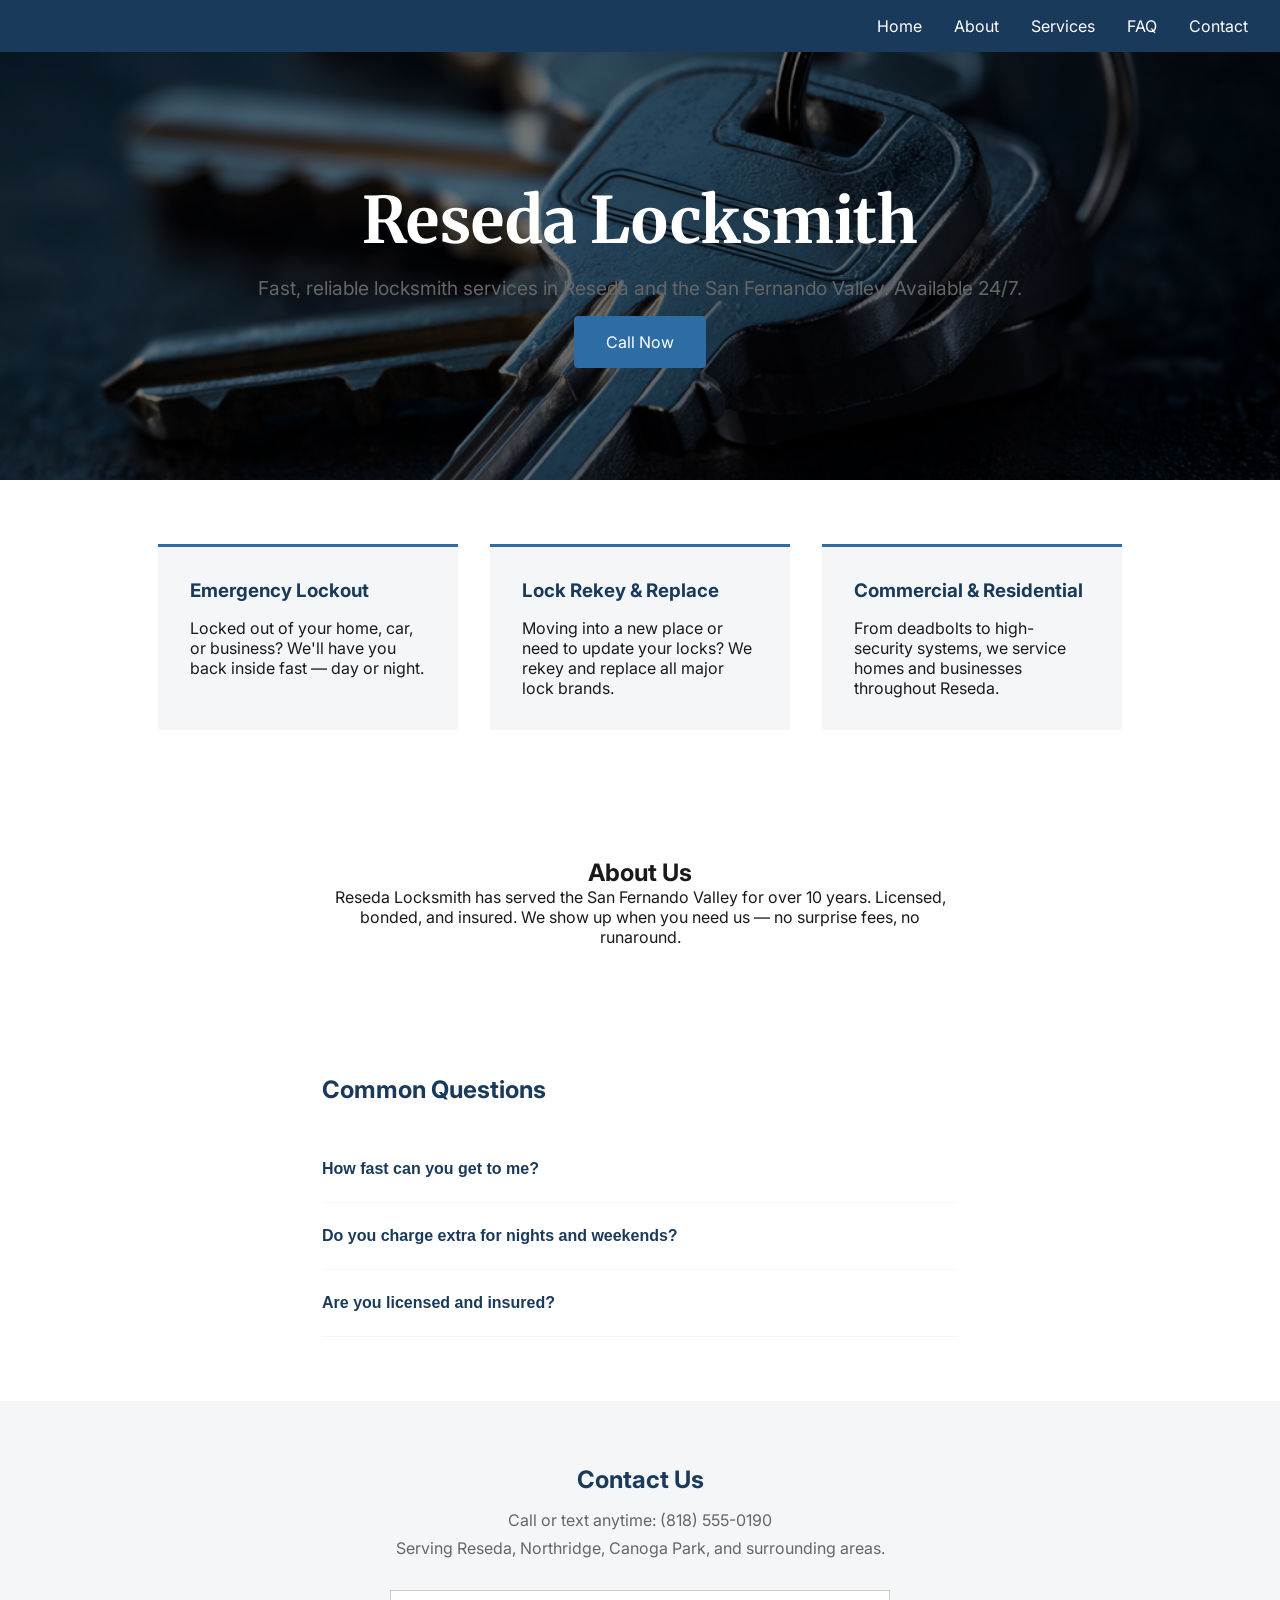
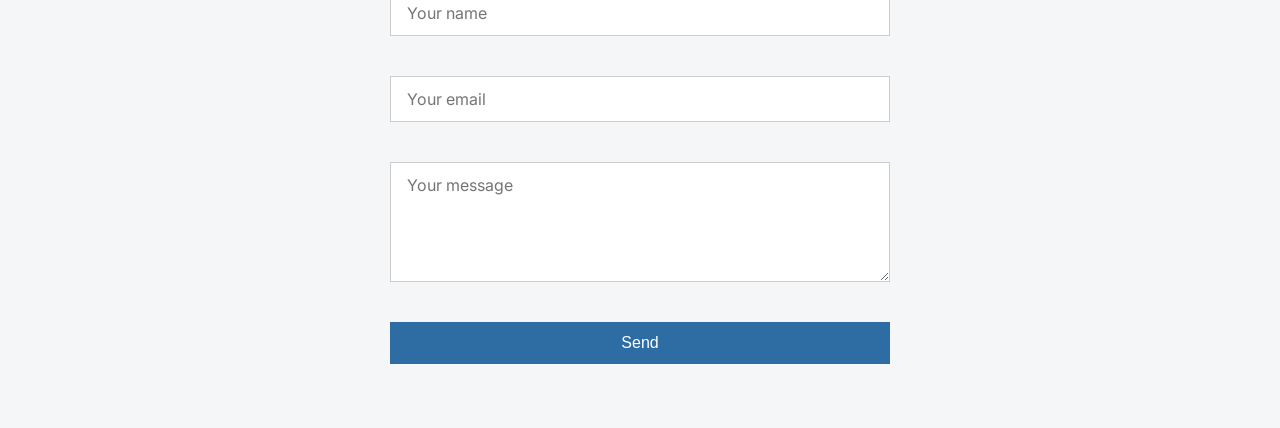
<file: index.html>
<!DOCTYPE html>
<html lang="en">
    <head>
        <meta charset="UTF-8">
        <meta name="viewport" content="width=device-width, initial-scale=1.0">
        <title>Reseda Locksmith</title>
        <link href="https://fonts.googleapis.com/css2?family=Merriweather:wght@400;700&family=Inter:wght@400;700&display=swap" rel="stylesheet">
        <link rel="stylesheet" href="css/style.css">
    </head>
    <body>
        <header>
            <nav>
                <button class="nav-toggle" aria-label="Toggle navigation">☰</button>
                <a href="index.html">Home</a>
                <a href="pages/about.html">About</a>
                <a href="pages/services.html">Services</a>
                <a href="pages/faq.html">FAQ</a>
                <a href="pages/contact.html">Contact</a>
            </nav>
        </header>
        <main>
            <section id="hero">
                <h1>Reseda Locksmith</h1>
                <p>Fast, reliable locksmith services in Reseda and the San Fernando Valley. Available 24/7.</p>
                <a href="#contact">Call Now</a>
            </section>

            <section id="services">
                <div class="service-card">
                    <h3>Emergency Lockout</h3>
                    <p>Locked out of your home, car, or business? We'll have you back inside fast — day or night.</p>
                </div>
                <div class="service-card">
                    <h3>Lock Rekey & Replace</h3>
                    <p>Moving into a new place or need to update your locks? We rekey and replace all major lock brands.</p>
                </div>
                <div class="service-card">
                    <h3>Commercial & Residential</h3>
                    <p>From deadbolts to high-security systems, we service homes and businesses throughout Reseda.</p>
                </div>
            </section>

            <section id="about">
                <h2>About Us</h2>
                <p>Reseda Locksmith has served the San Fernando Valley for over 10 years. Licensed, bonded, and insured. We show up when you need us — no surprise fees, no runaround.</p>
            </section>

            <section id="faq">
                <h2>Common Questions</h2>
                <div class="faq-item">
                    <button class="faq-question">How fast can you get to me?</button>
                    <div class="faq-answer">
                        <p>Most jobs in Reseda we reach within 20–30 minutes.</p>
                    </div>
                </div>
                <div class="faq-item">
                    <button class="faq-question">Do you charge extra for nights and weekends?</button>
                    <div class="faq-answer">
                        <p>We quote the price upfront before any work begins. No surprise fees.</p>
                    </div>
                </div>
                <div class="faq-item">
                    <button class="faq-question">Are you licensed and insured?</button>
                    <div class="faq-answer">
                        <p>Yes. Licensed, bonded, and insured in the state of California.</p>
                    </div>
                </div>
            </section>

            <section id="contact">
                <h2>Contact Us</h2>
                <p>Call or text anytime: (818) 555-0190</p>
                <p>Serving Reseda, Northridge, Canoga Park, and surrounding areas.</p>
                <form id="contact-form">
                    <input type="text" id="name" placeholder="Your name">
                    <p id="name-error"></p>
                    <input type="email" id="email" placeholder="Your email">
                    <p id="email-error"></p>
                    <textarea id="message" placeholder="Your message"></textarea>
                    <p id="message-error"></p>
                    <button type="submit">Send</button>
                </form>
            </section>
        </main>
        <footer>
        </footer>

        <script src="js/nav.js"></script>
        <script src="js/form.js"></script>
        <script src="js/accordion.js"></script>
    </body>
</html>
</file>
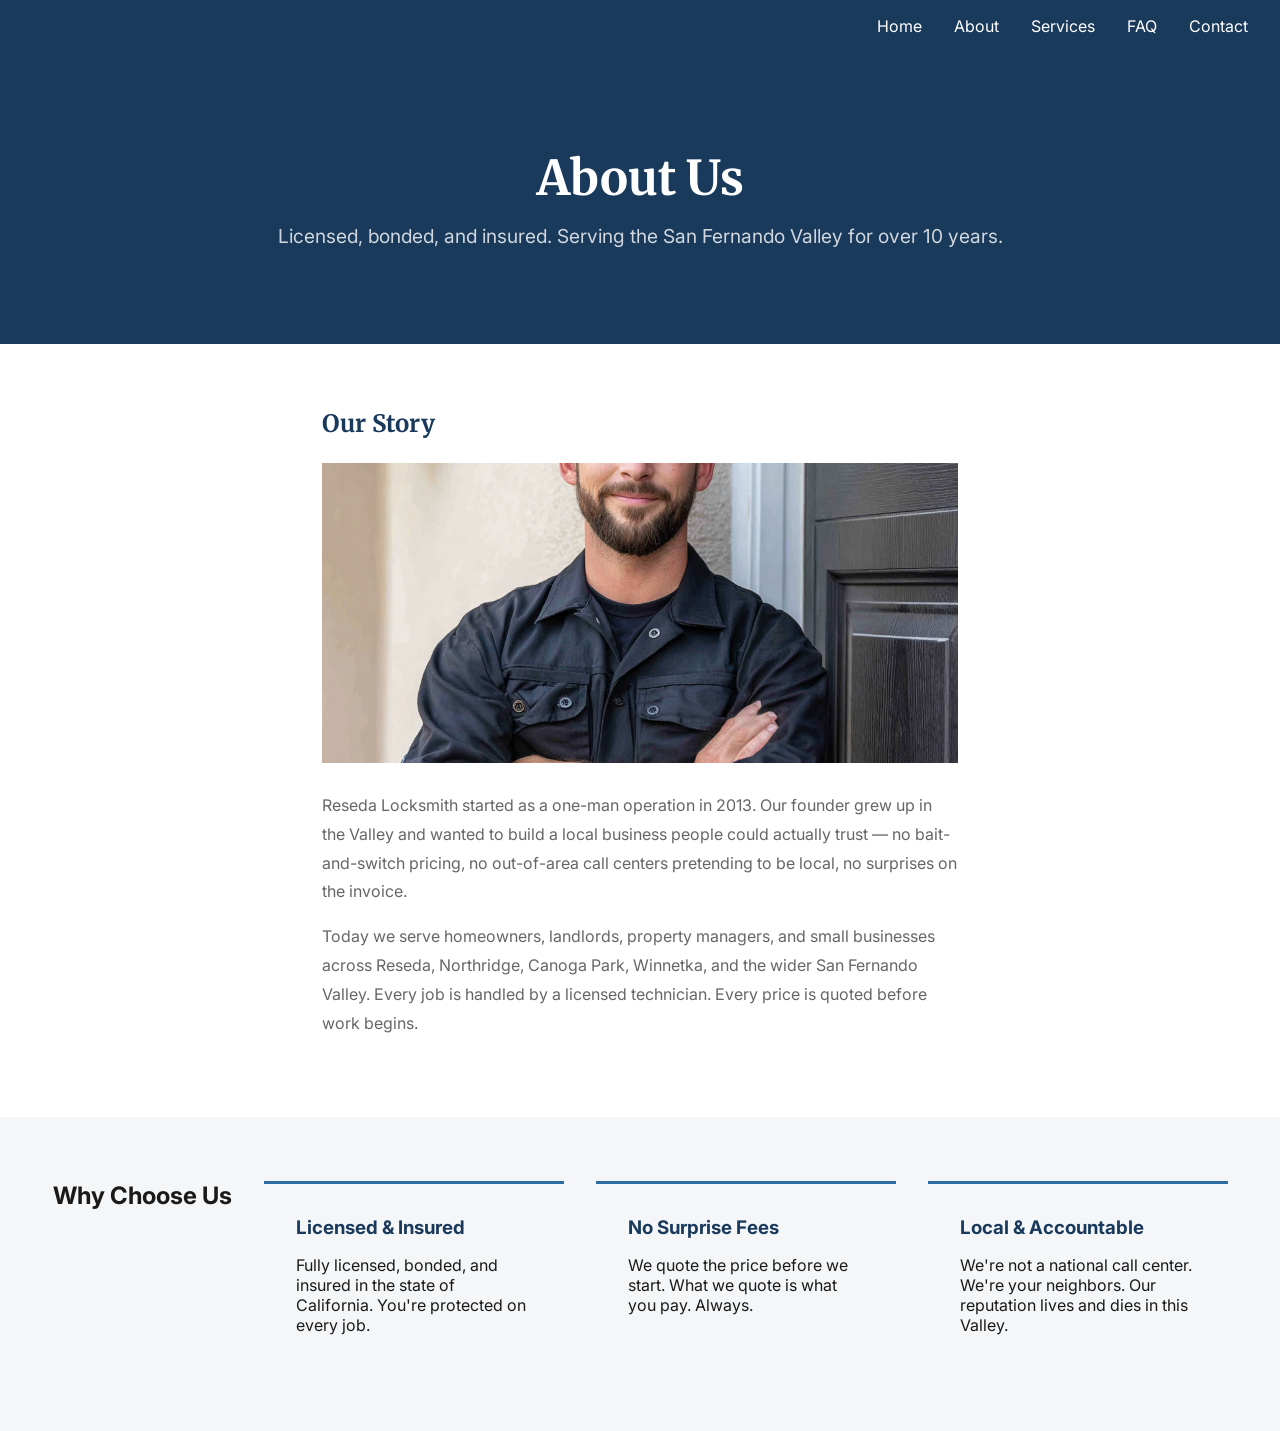
<file: pages/about.html>
<!DOCTYPE html>
<html lang="en">
    <head>
        <meta charset="UTF-8">
        <meta name="viewport" content="width=device-width, initial-scale=1.0">
        <title>Page Name — Reseda Locksmith</title>
        <link href="https://fonts.googleapis.com/css2?family=Merriweather:wght@400;700&family=Inter:wght@400;700&display=swap" rel="stylesheet">
        <link rel="stylesheet" href="../css/style.css">
    </head>
    <body>
        <header>
            <nav>
                <button class="nav-toggle" aria-label="Toggle navigation">☰</button>
                <a href="../index.html">Home</a>
                <a href="about.html">About</a>
                <a href="services.html">Services</a>
                <a href="faq.html">FAQ</a>
                <a href="contact.html">Contact</a>
            </nav>
        </header>
        
            <!-- page content here -->

            <main>
    <section id="about-hero">
        <h1>About Us</h1>
        <p>Licensed, bonded, and insured. Serving the San Fernando Valley for over 10 years.</p>
    </section>
    <section id="our-story">
        <h2>Our Story</h2>
        <img src="../images/smith.png" alt="Reseda Locksmith technician">
        <p>Reseda Locksmith started as a one-man operation in 2013. Our founder grew up in the Valley and wanted to build a local business people could actually trust — no bait-and-switch pricing, no out-of-area call centers pretending to be local, no surprises on the invoice.</p>
        <p>Today we serve homeowners, landlords, property managers, and small businesses across Reseda, Northridge, Canoga Park, Winnetka, and the wider San Fernando Valley. Every job is handled by a licensed technician. Every price is quoted before work begins.</p>
    </section>
    <section id="why-us">
        <h2>Why Choose Us</h2>
        <div class="service-card">
            <h3>Licensed & Insured</h3>
            <p>Fully licensed, bonded, and insured in the state of California. You're protected on every job.</p>
        </div>
        <div class="service-card">
            <h3>No Surprise Fees</h3>
            <p>We quote the price before we start. What we quote is what you pay. Always.</p>
        </div>
        <div class="service-card">
            <h3>Local & Accountable</h3>
            <p>We're not a national call center. We're your neighbors. Our reputation lives and dies in this Valley.</p>
        </div>
    </section>
</main>
        
        <footer>
        </footer>

        <script src="../js/nav.js"></script>
        <script src="../js/form.js"></script>
        <script src="../js/accordion.js"></script>
    </body>
</html>
</file>
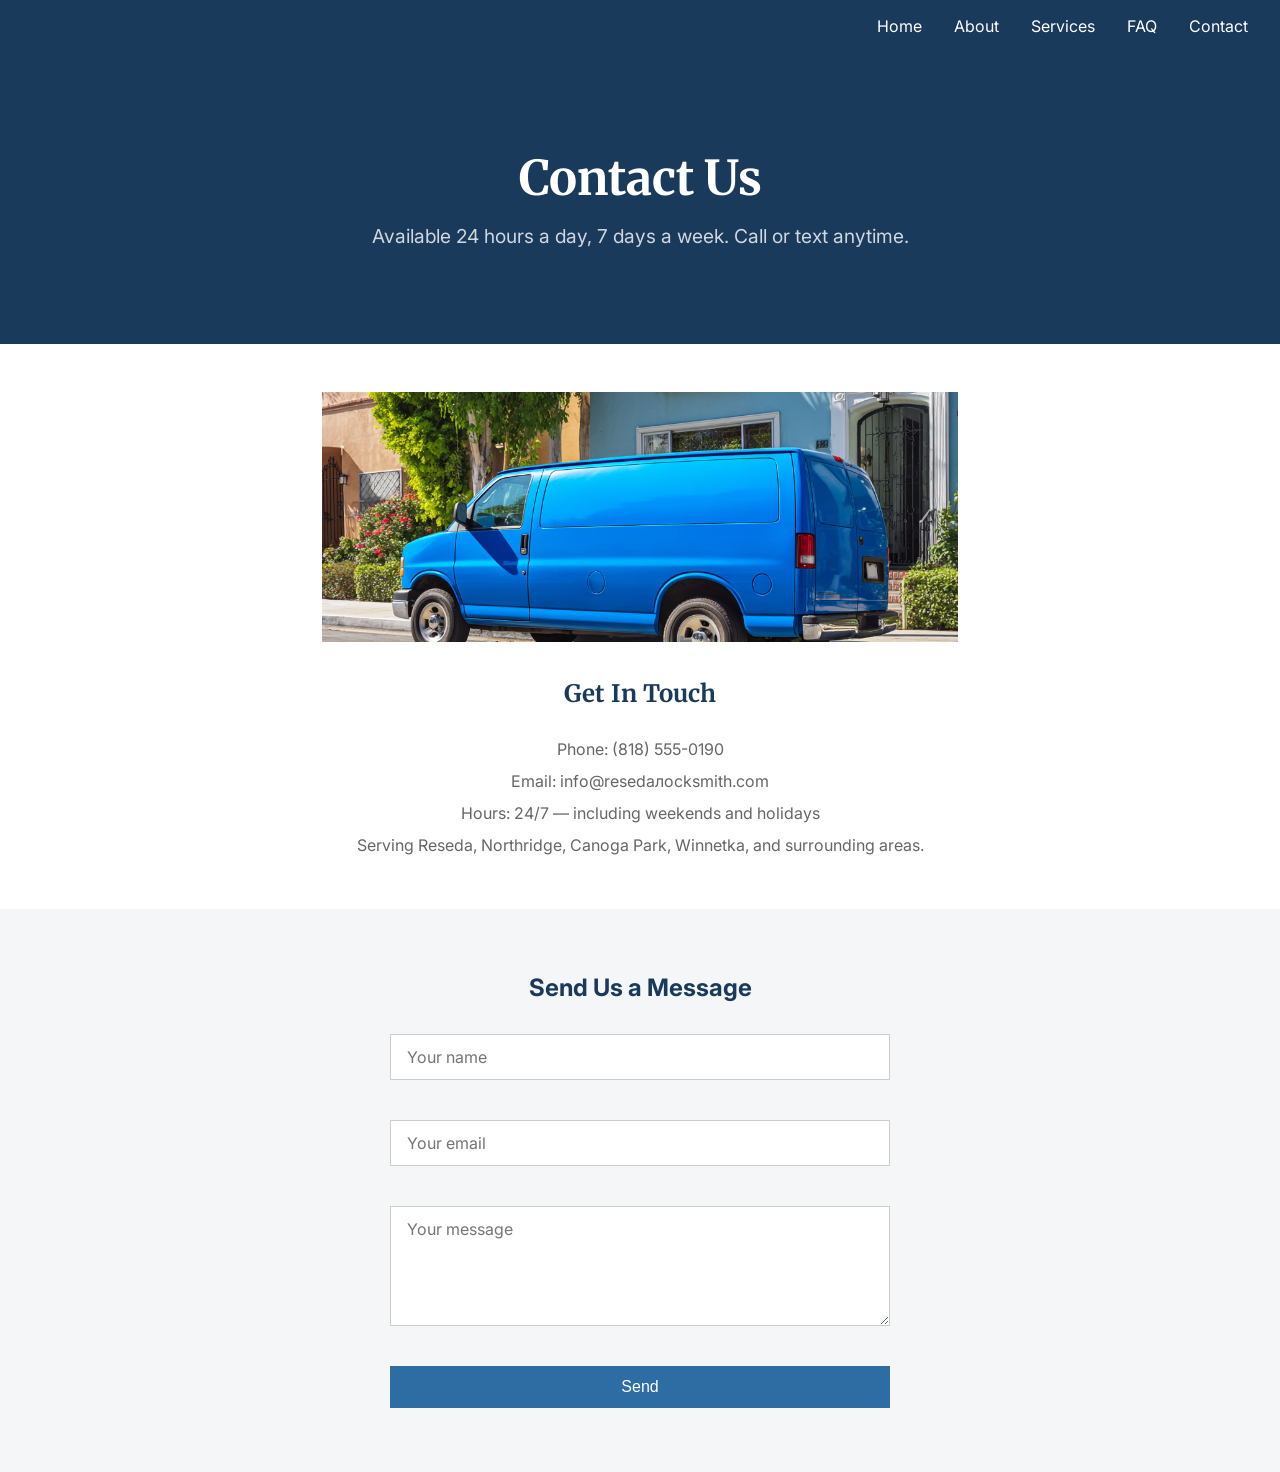
<file: pages/contact.html>
<!DOCTYPE html>
<html lang="en">
    <head>
        <meta charset="UTF-8">
        <meta name="viewport" content="width=device-width, initial-scale=1.0">
        <title>Contact — Reseda Locksmith</title>
        <link href="https://fonts.googleapis.com/css2?family=Merriweather:wght@400;700&family=Inter:wght@400;700&display=swap" rel="stylesheet">
        <link rel="stylesheet" href="../css/style.css">
    </head>
    <body>
        <header>
            <nav>
                <button class="nav-toggle" aria-label="Toggle navigation">☰</button>
                <a href="../index.html">Home</a>
                <a href="about.html">About</a>
                <a href="services.html">Services</a>
                <a href="faq.html">FAQ</a>
                <a href="contact.html">Contact</a>
            </nav>
        </header>
        <main>
            <section id="contact-hero">
                <h1>Contact Us</h1>
                <p>Available 24 hours a day, 7 days a week. Call or text anytime.</p>
            </section>
            <section id="contact-info">
                <img src="../images/truck.png" alt="Reseda Locksmith service vehicle">
                <h2>Get In Touch</h2>
                <p>Phone: (818) 555-0190</p>
                <p>Email: info@resedалocksmith.com</p>
                <p>Hours: 24/7 — including weekends and holidays</p>
                <p>Serving Reseda, Northridge, Canoga Park, Winnetka, and surrounding areas.</p>
            </section>
            <section id="contact">
                <h2>Send Us a Message</h2>
                <form id="contact-form">
                    <input type="text" id="name" placeholder="Your name">
                    <p id="name-error"></p>
                    <input type="email" id="email" placeholder="Your email">
                    <p id="email-error"></p>
                    <textarea id="message" placeholder="Your message"></textarea>
                    <p id="message-error"></p>
                    <button type="submit">Send</button>
                </form>
            </section>
        </main>
        <footer>
        </footer>

        <script src="../js/nav.js"></script>
        <script src="../js/form.js"></script>
        <script src="../js/accordion.js"></script>
    </body>
</html>
</file>
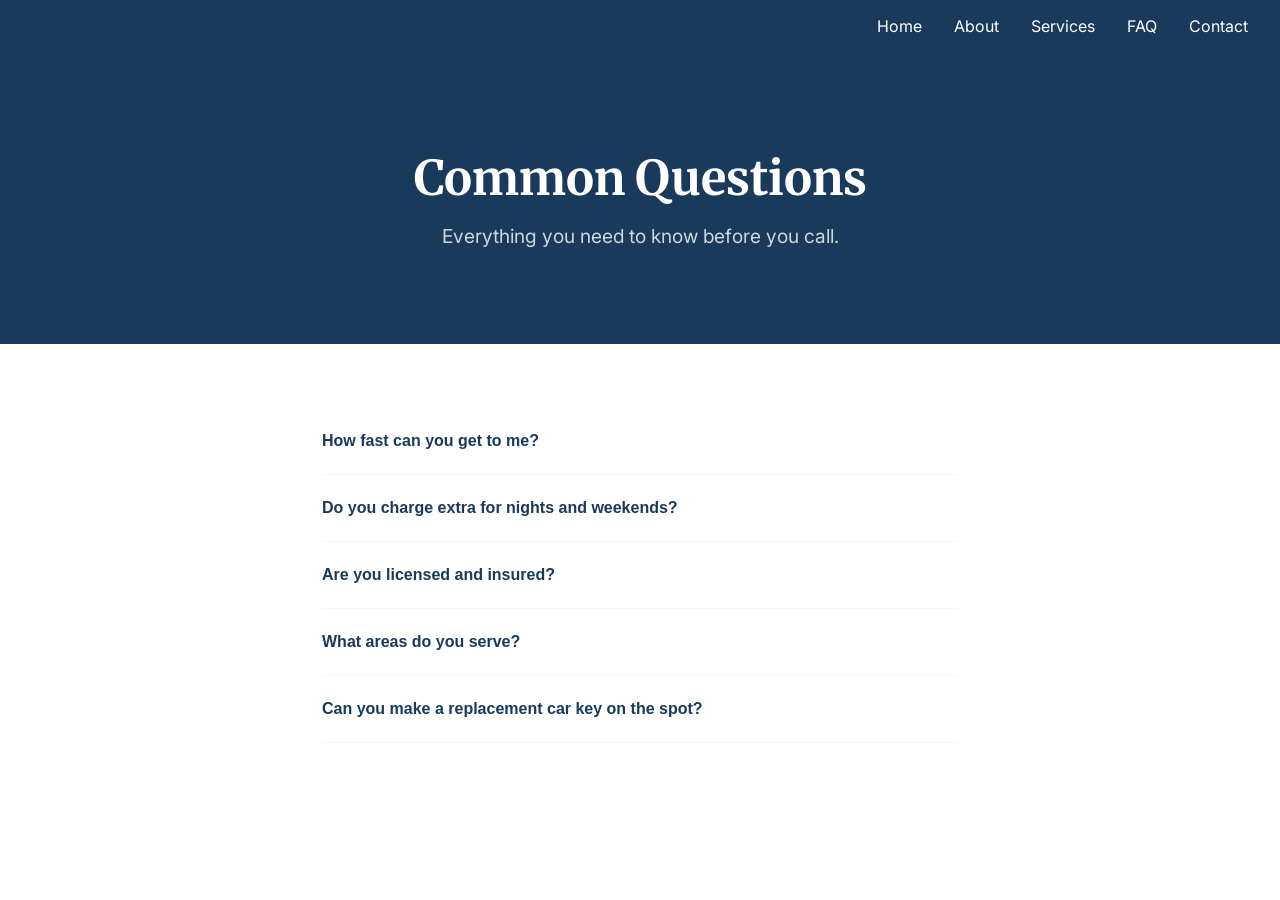
<file: pages/faq.html>
<!DOCTYPE html>
<html lang="en">
    <head>
        <meta charset="UTF-8">
        <meta name="viewport" content="width=device-width, initial-scale=1.0">
        <title>FAQ — Reseda Locksmith</title>
        <link href="https://fonts.googleapis.com/css2?family=Merriweather:wght@400;700&family=Inter:wght@400;700&display=swap" rel="stylesheet">
        <link rel="stylesheet" href="../css/style.css">
    </head>
    <body>
        <header>
            <nav>
                <button class="nav-toggle" aria-label="Toggle navigation">☰</button>
                <a href="../index.html">Home</a>
                <a href="about.html">About</a>
                <a href="services.html">Services</a>
                <a href="faq.html">FAQ</a>
                <a href="contact.html">Contact</a>
            </nav>
        </header>
        <main>
            <section id="faq-hero">
                <h1>Common Questions</h1>
                <p>Everything you need to know before you call.</p>
            </section>
            <section id="faq">
                <div class="faq-item">
                    <button class="faq-question">How fast can you get to me?</button>
                    <div class="faq-answer">
                        <p>Most jobs in Reseda we reach within 20–30 minutes.</p>
                    </div>
                </div>
                <div class="faq-item">
                    <button class="faq-question">Do you charge extra for nights and weekends?</button>
                    <div class="faq-answer">
                        <p>We quote the price upfront before any work begins. No surprise fees.</p>
                    </div>
                </div>
                <div class="faq-item">
                    <button class="faq-question">Are you licensed and insured?</button>
                    <div class="faq-answer">
                        <p>Yes. Licensed, bonded, and insured in the state of California.</p>
                    </div>
                </div>
                <div class="faq-item">
                    <button class="faq-question">What areas do you serve?</button>
                    <div class="faq-answer">
                        <p>Reseda, Northridge, Canoga Park, Winnetka, and the wider San Fernando Valley.</p>
                    </div>
                </div>
                <div class="faq-item">
                    <button class="faq-question">Can you make a replacement car key on the spot?</button>
                    <div class="faq-answer">
                        <p>Yes for most makes and models. Call us with your year, make, and model and we'll confirm before we come out.</p>
                    </div>
                </div>
            </section>
        </main>
        <footer>
        </footer>

        <script src="../js/nav.js"></script>
        <script src="../js/form.js"></script>
        <script src="../js/accordion.js"></script>
    </body>
</html>
</file>
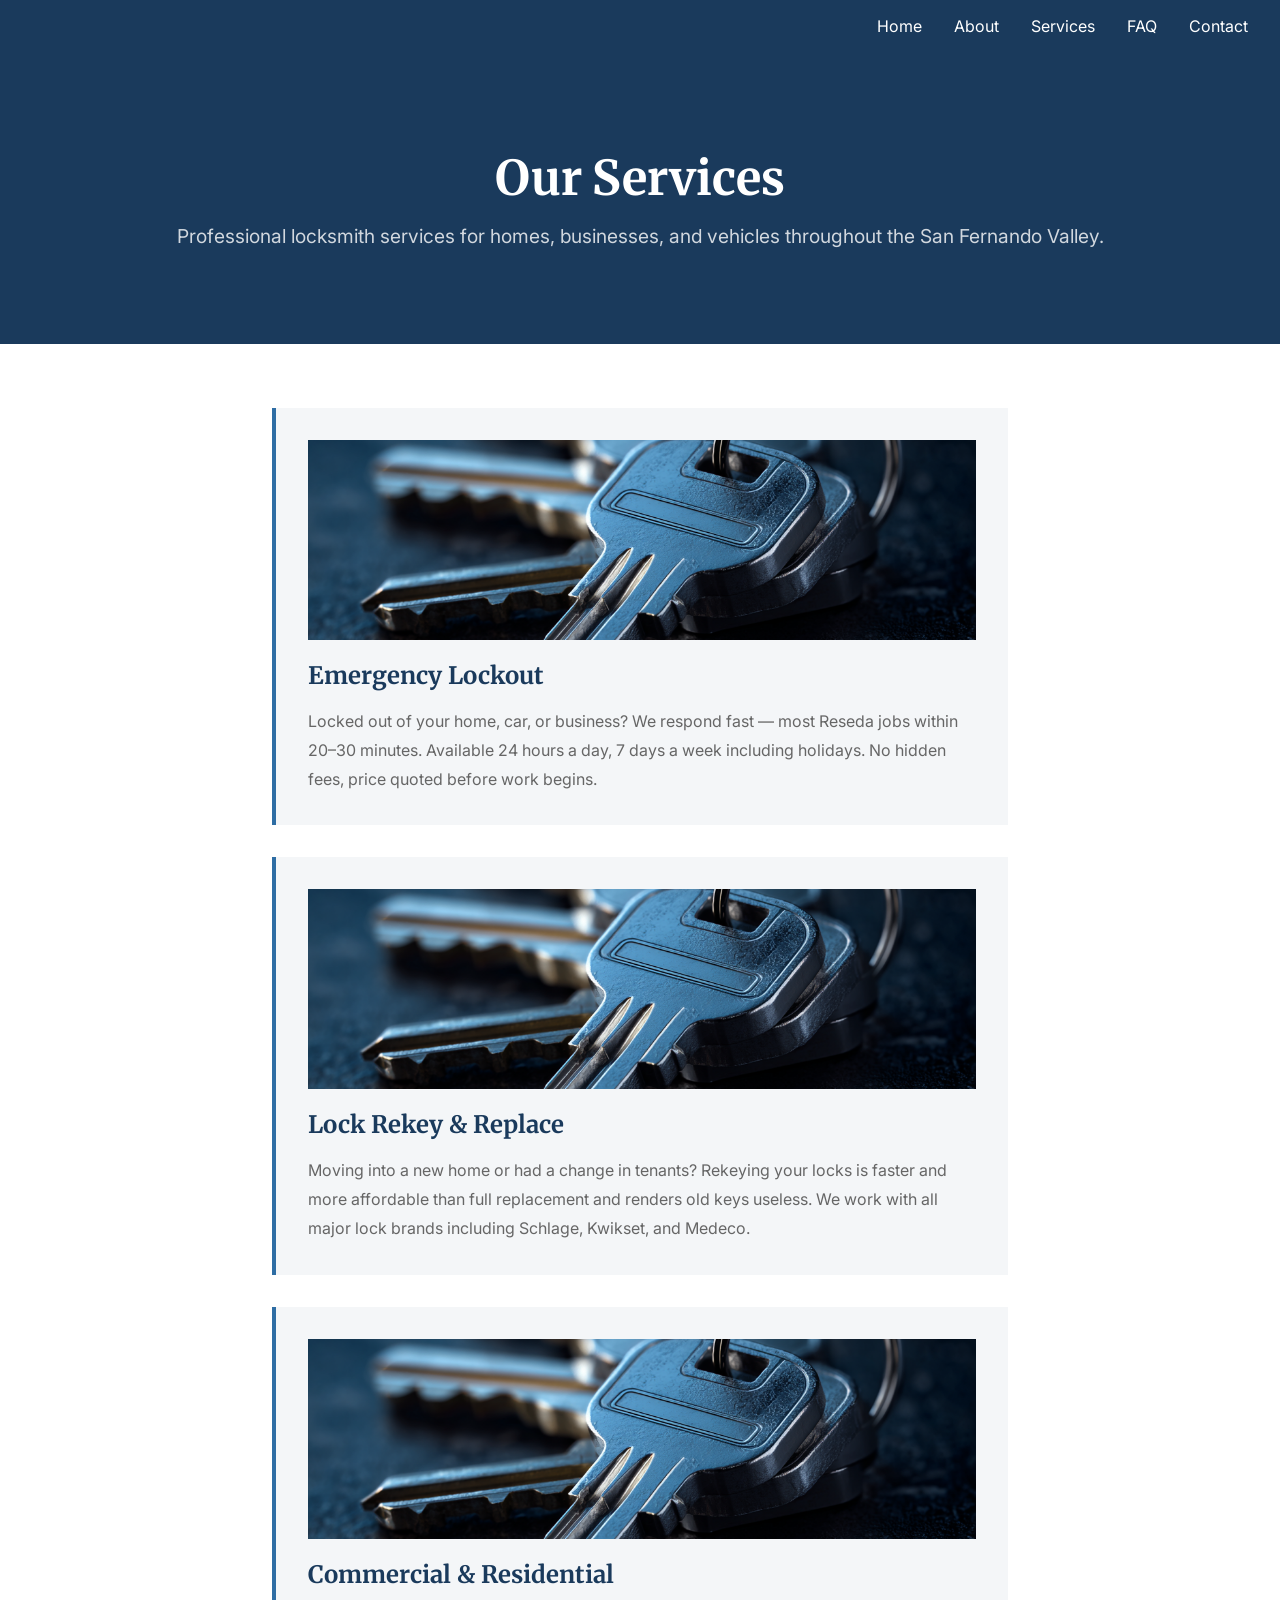
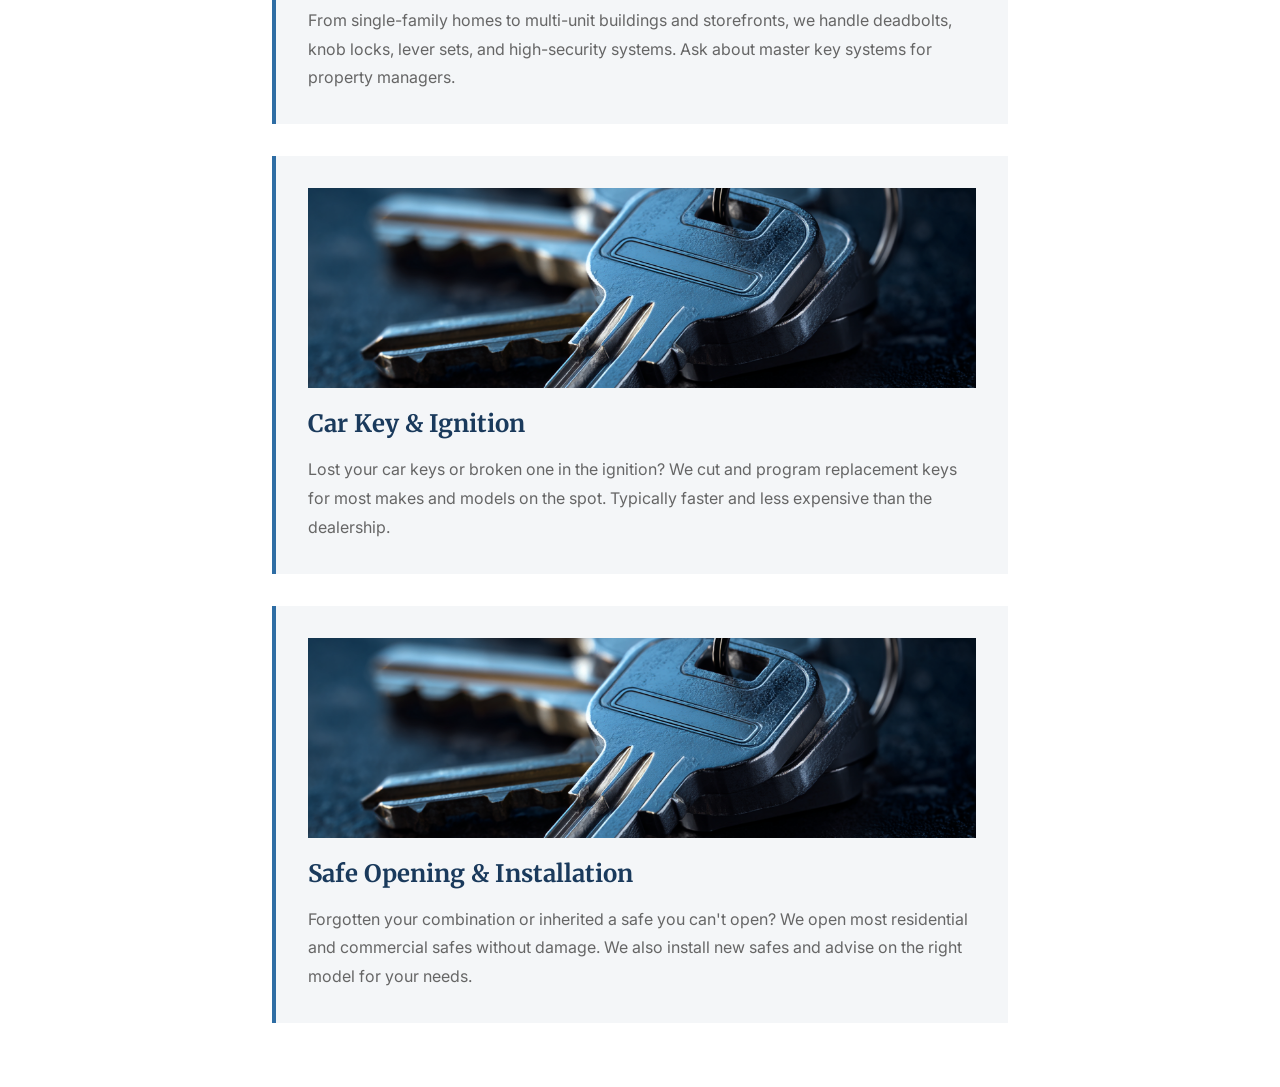
<file: pages/services.html>
<!DOCTYPE html>
<html lang="en">
    <head>
        <meta charset="UTF-8">
        <meta name="viewport" content="width=device-width, initial-scale=1.0">
        <title>Services — Reseda Locksmith</title>
        <link href="https://fonts.googleapis.com/css2?family=Merriweather:wght@400;700&family=Inter:wght@400;700&display=swap" rel="stylesheet">
        <link rel="stylesheet" href="../css/style.css">
    </head>
    <body>
        <header>
            <nav>
                <button class="nav-toggle" aria-label="Toggle navigation">☰</button>
                <a href="../index.html">Home</a>
                <a href="about.html">About</a>
                <a href="services.html">Services</a>
                <a href="faq.html">FAQ</a>
                <a href="contact.html">Contact</a>
            </nav>
        </header>
        <main>
            <section id="services-hero">
                <h1>Our Services</h1>
                <p>Professional locksmith services for homes, businesses, and vehicles throughout the San Fernando Valley.</p>
            </section>
            <section id="services-detail">
                <div class="service-detail-card">
                    <img src="../images/keys.png" alt="Emergency lockout service">
                    <h2>Emergency Lockout</h2>
                    <p>Locked out of your home, car, or business? We respond fast — most Reseda jobs within 20–30 minutes. Available 24 hours a day, 7 days a week including holidays. No hidden fees, price quoted before work begins.</p>
                </div>
                <div class="service-detail-card">
                    <img src="../images/keys.png" alt="Lock rekey and replace">
                    <h2>Lock Rekey & Replace</h2>
                    <p>Moving into a new home or had a change in tenants? Rekeying your locks is faster and more affordable than full replacement and renders old keys useless. We work with all major lock brands including Schlage, Kwikset, and Medeco.</p>
                </div>
                <div class="service-detail-card">
                    <img src="../images/keys.png" alt="Commercial and residential locksmith">
                    <h2>Commercial & Residential</h2>
                    <p>From single-family homes to multi-unit buildings and storefronts, we handle deadbolts, knob locks, lever sets, and high-security systems. Ask about master key systems for property managers.</p>
                </div>
                <div class="service-detail-card">
                    <img src="../images/keys.png" alt="Car key and ignition service">
                    <h2>Car Key & Ignition</h2>
                    <p>Lost your car keys or broken one in the ignition? We cut and program replacement keys for most makes and models on the spot. Typically faster and less expensive than the dealership.</p>
                </div>
                <div class="service-detail-card">
                    <img src="../images/keys.png" alt="Safe opening and installation">
                    <h2>Safe Opening & Installation</h2>
                    <p>Forgotten your combination or inherited a safe you can't open? We open most residential and commercial safes without damage. We also install new safes and advise on the right model for your needs.</p>
                </div>
            </section>
        </main>
        <footer>
        </footer>

        <script src="../js/nav.js"></script>
        <script src="../js/form.js"></script>
        <script src="../js/accordion.js"></script>
    </body>
</html>
</file>
<file: css/style.css>
:root {
    --color-bg: #ffffff;
    --color-surface: #f4f6f8;
    --color-primary: #1a3a5c;
    --color-accent: #2e6da4;
    --color-text: #1a1a1a;
    --color-text-muted: #666666;
    --font-heading: 'Merriweather', serif;
    --font-body: 'Inter', sans-serif;
}

* {
    margin: 0;
    padding: 0;
    box-sizing: border-box;
}

body {
    background-color: var(--color-bg);
    color: var(--color-text);
    font-family: var(--font-body);
}

nav {
    display: flex;
    justify-content: flex-end;
    padding: 1rem 2rem;
    background-color: var(--color-primary);
}

nav a {
    color: #ffffff;
    text-decoration: none;
    margin-left: 2rem;
}

#hero {
    padding: 8rem 2rem;
    text-align: center;
    background-image: url('../images/keys.png');
    background-size: cover;
    background-position: center;
    position: relative;
    z-index: 0;
}


#hero::before {
    content: '';
    position: absolute;
    inset: 0;
    background: rgba(0,0,0,0.55);
    z-index: 1;
}

#hero * {
    position: relative;
    z-index: 2;
}

#hero h1 {
    font-family: var(--font-heading);
    font-size: 4rem;
    /* color: var(--color-primary); */
    color: #ffffff;
    margin-bottom: 1rem;
}

#hero p {
    font-size: 1.2rem;
    color: var(--color-text-muted);
    margin-bottom: 2rem;
}

#hero a {
    background-color: var(--color-accent);
    color: #ffffff;
    padding: 1rem 2rem;
    text-decoration: none;
    border-radius: 4px;
}

#services {
    padding: 4rem 2rem;
    display: flex;
    justify-content: center;
    gap: 2rem;
}

.service-card {
    background-color: var(--color-surface);
    padding: 2rem;
    flex: 1;
    max-width: 300px;
    border-top: 3px solid var(--color-accent);
}

.service-card h3 {
    color: var(--color-primary);
    margin-bottom: 1rem;
}

#about {
    padding: 4rem 2rem;
    text-align: center;
    max-width: 700px;
    margin: 0 auto;
}

#faq {
    padding: 4rem 2rem;
    max-width: 700px;
    margin: 0 auto;
}

#faq h2 {
    color: var(--color-primary);
    margin-bottom: 2rem;
}

.faq-item {
    border-bottom: 1px solid var(--color-surface);
    padding: 1rem 0;
}

.faq-question {
    background: none;
    border: none;
    font-size: 1rem;
    font-weight: 600;
    color: var(--color-primary);
    cursor: pointer;
    text-align: left;
    width: 100%;
    padding: 0.5rem 0;
}

.faq-answer {
    display: none;
    padding: 0.5rem 0 1rem 0;
    color: var(--color-text-muted);
}

.faq-answer.open {
    display: block;
}

#contact {
    padding: 4rem 2rem;
    text-align: center;
    background-color: var(--color-surface);
}

#contact h2 {
    color: var(--color-primary);
    margin-bottom: 1rem;
}

#contact p {
    margin-bottom: 0.5rem;
    color: var(--color-text-muted);
}

#contact form {
    margin-top: 2rem;
    display: flex;
    flex-direction: column;
    gap: 1rem;
    max-width: 500px;
    margin-left: auto;
    margin-right: auto;
}

#contact input,
#contact textarea {
    padding: 0.75rem 1rem;
    border: 1px solid #cccccc;
    font-family: var(--font-body);
    font-size: 1rem;
}

#contact textarea {
    height: 120px;
    resize: vertical;
}

#contact button {
    background-color: var(--color-accent);
    color: #ffffff;
    padding: 0.75rem;
    border: none;
    font-size: 1rem;
    cursor: pointer;
}

.nav-toggle {
    display: none;
}

@media (max-width: 768px) {
    nav {
        justify-content: space-between;
        align-items: center;
    }

    #services {
        flex-direction: column;
        align-items: center;
    }

    .service-card {
        max-width: 100%;
        width: 100%;
    }

    .nav-toggle {
        display: block;
        background: none;
        border: none;
        color: #ffffff;
        font-size: 1.5rem;
        cursor: pointer;
    }

    nav a {
        display: none;
    }

    nav.nav-open a {
        display: block;
        margin: 0.5rem 0;
    }
}


/* =============================
   ABOUT PAGE
   ============================= */

/* About — Page Hero */
#about-hero {
    padding: 6rem 2rem;
    text-align: center;
    background-color: var(--color-primary);
}

#about-hero h1 {
    font-family: var(--font-heading);
    font-size: 3rem;
    color: #ffffff;
    margin-bottom: 1rem;
}

#about-hero p {
    font-size: 1.2rem;
    color: #ffffffcc;
}

/* About — Our Story */
#our-story {
    padding: 4rem 2rem;
    max-width: 700px;
    margin: 0 auto;
}

#our-story h2 {
    font-family: var(--font-heading);
    color: var(--color-primary);
    margin-bottom: 1.5rem;
}

#our-story p {
    color: var(--color-text-muted);
    line-height: 1.8;
    margin-bottom: 1rem;
}

/* About — Why Us */
#why-us {
    padding: 4rem 2rem;
    background-color: var(--color-surface);
    display: flex;
    justify-content: center;
    gap: 2rem;
}

@media (max-width: 768px) {
    #why-us {
        flex-direction: column;
        align-items: center;
    }
}

#our-story img {
    width: 100%;
    height: 300px;
    object-fit: cover;
    margin-bottom: 1.5rem;
}
/* =============================
   END ABOUT PAGE
   ============================= */

/* =============================
   SERVICES PAGE
   ============================= */

/* Services — Page Hero */
#services-hero {
    padding: 6rem 2rem;
    text-align: center;
    background-color: var(--color-primary);
}

#services-hero h1 {
    font-family: var(--font-heading);
    font-size: 3rem;
    color: #ffffff;
    margin-bottom: 1rem;
}

#services-hero p {
    font-size: 1.2rem;
    color: #ffffffcc;
}

/* Services — Detail Cards */
#services-detail {
    padding: 4rem 2rem;
    max-width: 800px;
    margin: 0 auto;
    display: flex;
    flex-direction: column;
    gap: 2rem;
}

.service-detail-card {
    background-color: var(--color-surface);
    padding: 2rem;
    border-left: 4px solid var(--color-accent);
}

.service-detail-card h2 {
    font-family: var(--font-heading);
    color: var(--color-primary);
    margin-bottom: 1rem;
}

.service-detail-card p {
    color: var(--color-text-muted);
    line-height: 1.8;
}

.service-detail-card img {
    width: 100%;
    height: 200px;
    object-fit: cover;
    margin-bottom: 1rem;
}

/* =============================
   END SERVICES PAGE
   ============================= */

   /* =============================
   FAQ PAGE
   ============================= */

/* FAQ — Page Hero */
#faq-hero {
    padding: 6rem 2rem;
    text-align: center;
    background-color: var(--color-primary);
}

#faq-hero h1 {
    font-family: var(--font-heading);
    font-size: 3rem;
    color: #ffffff;
    margin-bottom: 1rem;
}

#faq-hero p {
    font-size: 1.2rem;
    color: #ffffffcc;
}

/* FAQ — Questions */
#faq {
    padding: 4rem 2rem;
    max-width: 700px;
    margin: 0 auto;
}



/* =============================
   END FAQ PAGE
   ============================= */

   /* =============================
   CONTACT PAGE
   ============================= */

/* Contact — Page Hero */
#contact-hero {
    padding: 6rem 2rem;
    text-align: center;
    background-color: var(--color-primary);
}

#contact-hero h1 {
    font-family: var(--font-heading);
    font-size: 3rem;
    color: #ffffff;
    margin-bottom: 1rem;
}

#contact-hero p {
    font-size: 1.2rem;
    color: #ffffffcc;
}

/* Contact — Info Block */
#contact-info {
    padding: 3rem 2rem;
    max-width: 700px;
    margin: 0 auto;
    text-align: center;
}

#contact-info h2 {
    font-family: var(--font-heading);
    color: var(--color-primary);
    margin-bottom: 1.5rem;
}

#contact-info p {
    color: var(--color-text-muted);
    line-height: 2;
}

#contact-info img {
    width: 100%;
    height: 250px;
    object-fit: cover;
    margin-bottom: 2rem;
}

/* =============================
   END CONTACT PAGE
   ============================= */
</file>
